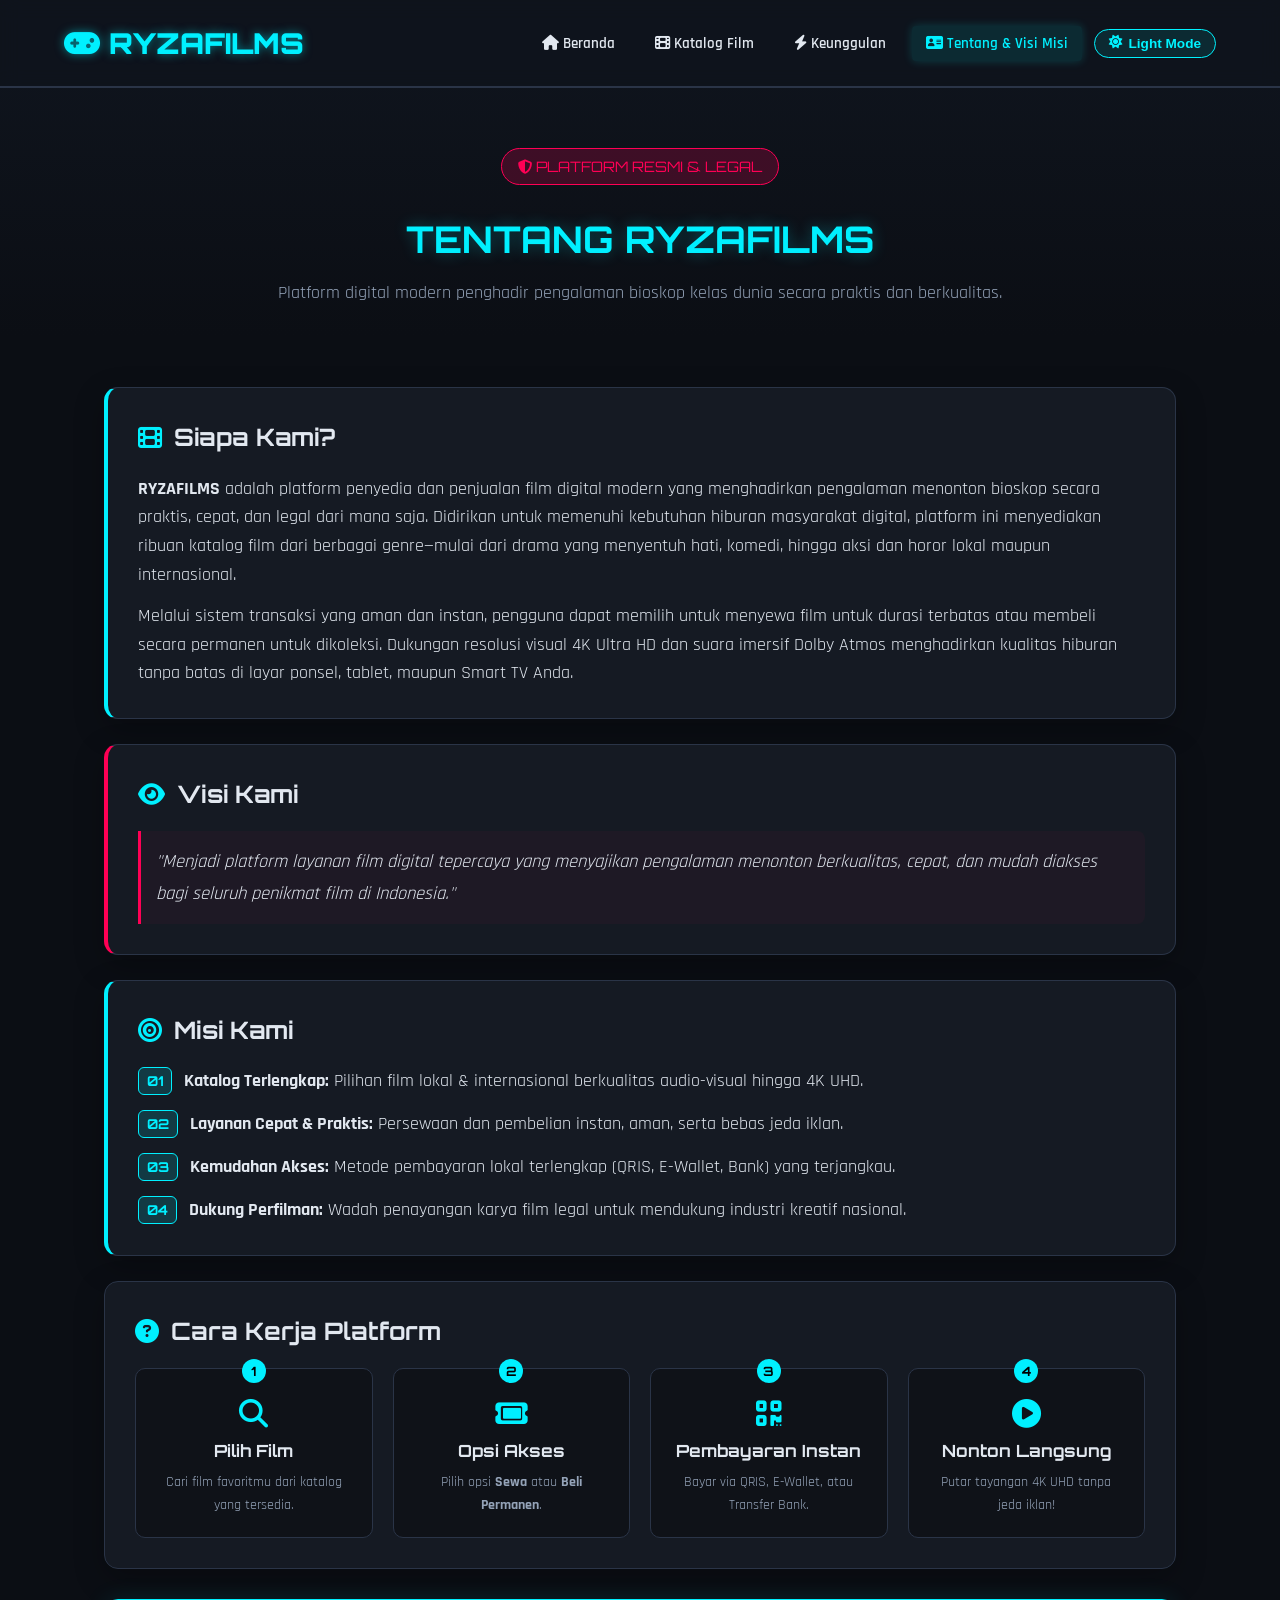
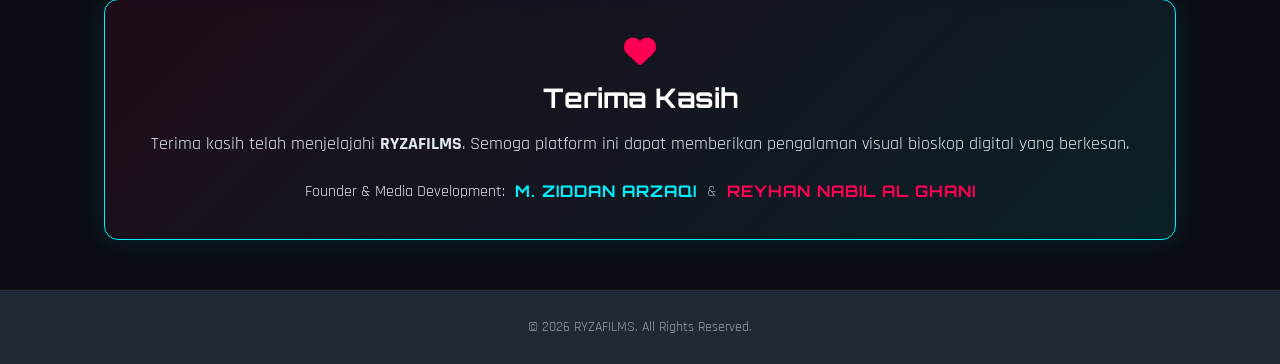
<file: about.html>
<!DOCTYPE html>
<html lang="id">
<head>
  <meta charset="UTF-8">
  <meta name="viewport" content="width=device-width, initial-scale=1.0">
  <title>Tentang Kami - RYZAFILMS</title>
  <!-- Google Fonts -->
  <link rel="preconnect" href="https://fonts.googleapis.com">
  <link rel="preconnect" href="https://fonts.gstatic.com" crossorigin>
  <link href="https://fonts.googleapis.com/css2?family=Orbitron:wght@500;700;900&family=Rajdhani:wght@500;600;700&display=swap" rel="stylesheet">
  <!-- FontAwesome Icons -->
  <link rel="stylesheet" href="https://cdnjs.cloudflare.com/ajax/libs/font-awesome/6.4.0/css/all.min.css">
  <link rel="stylesheet" href="style.css">
</head>
<body>

  <!-- Navigation -->
  <nav class="navbar">
    <div class="logo"><i class="fa-solid fa-gamepad"></i> RYZAFILMS</div>
    <ul class="nav-links">
      <li><a href="index.html"><i class="fa-solid fa-house"></i> Beranda</a></li>
      <li><a href="index.html#katalog"><i class="fa-solid fa-film"></i> Katalog Film</a></li>
      <li><a href="index.html#keunggulan"><i class="fa-solid fa-bolt"></i> Keunggulan</a></li>
      <li><a href="about.html" class="active"><i class="fa-solid fa-address-card"></i> Tentang & Visi Misi</a></li>
      
      <!-- Tombol Switcher Mode -->
      <li>
        <button id="themeToggle" class="theme-toggle-btn">
            <i class="fa-solid fa-sun" id="themeIcon"></i>
            <span id="themeText">Light Mode</span>
        </button>
      </li>
    </ul>
  </nav>

  <!-- Page Banner -->
  <header class="page-header">
    <span class="badge"><i class="fa-solid fa-shield-halved"></i> PLATFORM RESMI &amp; LEGAL</span>
    <h1>TENTANG RYZAFILMS</h1>
    <p>Platform digital modern penghadir pengalaman bioskop kelas dunia secara praktis dan berkualitas.</p>
  </header>

  <!-- Content Section -->
  <main class="container">
    
    <!-- Profile Card -->
    <section class="about-card highlight-cyan">
      <div class="card-header">
        <i class="fa-solid fa-film card-icon"></i>
        <h2>Siapa Kami?</h2>
      </div>
      <p>
        <strong>RYZAFILMS</strong> adalah platform penyedia dan penjualan film digital modern yang menghadirkan pengalaman menonton bioskop secara praktis, cepat, dan legal dari mana saja. Didirikan untuk memenuhi kebutuhan hiburan masyarakat digital, platform ini menyediakan ribuan katalog film dari berbagai genre—mulai dari drama yang menyentuh hati, komedi, hingga aksi dan horor lokal maupun internasional.
      </p>
      <p style="margin-top: 12px;">
        Melalui sistem transaksi yang aman dan instan, pengguna dapat memilih untuk menyewa film untuk durasi terbatas atau membeli secara permanen untuk dikoleksi. Dukungan resolusi visual 4K Ultra HD dan suara imersif Dolby Atmos menghadirkan kualitas hiburan tanpa batas di layar ponsel, tablet, maupun Smart TV Anda.
      </p>
    </section>

    <!-- Visi & Misi -->
    <div class="grid-2">
      <section class="about-card highlight-magenta">
        <div class="card-header">
          <i class="fa-solid fa-eye card-icon"></i>
          <h2>Visi Kami</h2>
        </div>
        <blockquote class="vision-quote">
          "Menjadi platform layanan film digital tepercaya yang menyajikan pengalaman menonton berkualitas, cepat, dan mudah diakses bagi seluruh penikmat film di Indonesia."
        </blockquote>
      </section>

      <section class="about-card highlight-cyan">
        <div class="card-header">
          <i class="fa-solid fa-bullseye card-icon"></i>
          <h2>Misi Kami</h2>
        </div>
        <ul class="misi-list">
          <li>
            <span class="misi-num">01</span>
            <div><strong>Katalog Terlengkap:</strong> Pilihan film lokal &amp; internasional berkualitas audio-visual hingga 4K UHD.</div>
          </li>
          <li>
            <span class="misi-num">02</span>
            <div><strong>Layanan Cepat &amp; Praktis:</strong> Persewaan dan pembelian instan, aman, serta bebas jeda iklan.</div>
          </li>
          <li>
            <span class="misi-num">03</span>
            <div><strong>Kemudahan Akses:</strong> Metode pembayaran lokal terlengkap (QRIS, E-Wallet, Bank) yang terjangkau.</div>
          </li>
          <li>
            <span class="misi-num">04</span>
            <div><strong>Dukung Perfilman:</strong> Wadah penayangan karya film legal untuk mendukung industri kreatif nasional.</div>
          </li>
        </ul>
      </section>
    </div>

    <!-- Help Center / Cara Kerja -->
    <section class="about-card margin-top">
      <div class="card-header">
        <i class="fa-solid fa-circle-question card-icon"></i>
        <h2>Cara Kerja Platform</h2>
      </div>
      <div class="steps-grid">
        <div class="step-card">
          <div class="step-badge">1</div>
          <i class="fa-solid fa-magnifying-glass step-icon"></i>
          <h4>Pilih Film</h4>
          <p>Cari film favoritmu dari katalog yang tersedia.</p>
        </div>
        <div class="step-card">
          <div class="step-badge">2</div>
          <i class="fa-solid fa-ticket step-icon"></i>
          <h4>Opsi Akses</h4>
          <p>Pilih opsi <strong>Sewa</strong> atau <strong>Beli Permanen</strong>.</p>
        </div>
        <div class="step-card">
          <div class="step-badge">3</div>
          <i class="fa-solid fa-qrcode step-icon"></i>
          <h4>Pembayaran Instan</h4>
          <p>Bayar via QRIS, E-Wallet, atau Transfer Bank.</p>
        </div>
        <div class="step-card">
          <div class="step-badge">4</div>
          <i class="fa-solid fa-circle-play step-icon"></i>
          <h4>Nonton Langsung</h4>
          <p>Putar tayangan 4K UHD tanpa jeda iklan!</p>
        </div>
      </div>
    </section>

    <!-- Founders & Ucapan Terima Kasih -->
    <section class="thanks-box">
      <i class="fa-solid fa-heart thanks-heart"></i>
      <h2>Terima Kasih</h2>
      <p>
        Terima kasih telah menjelajahi <strong>RYZAFILMS</strong>. Semoga platform ini dapat memberikan pengalaman visual bioskop digital yang berkesan.
      </p>
      <div class="team-credits">
        <span>Founder &amp; Media Development:</span>
        <strong class="neon-cyan">M. ZIDDAN ARZAQI</strong>
        <span class="credit-divider">&amp;</span>
        <strong class="neon-magenta">REYHAN NABIL AL GHANI</strong>
      </div>
    </section>

  </main>

  <footer>
    <p>&copy; 2026 RYZAFILMS. All Rights Reserved.</p>
  </footer>

  <script src="main.js"></script>
</body>
</html>
</file>
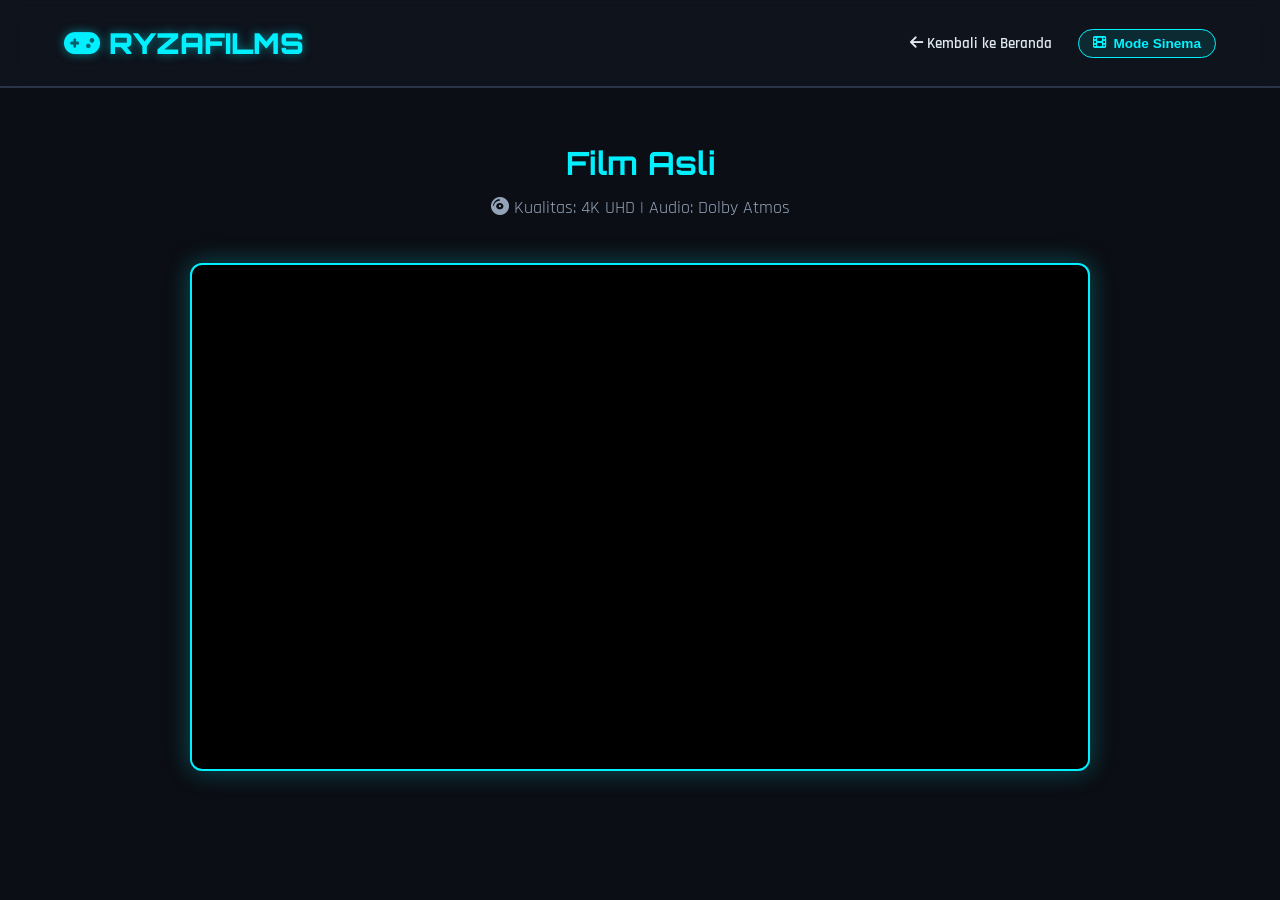
<file: watch.html>
<!DOCTYPE html>
<html lang="id">
<head>
  <meta charset="UTF-8">
  <meta name="viewport" content="width=device-width, initial-scale=1.0">
  <title>Nonton Film - RYZAFILMS</title>
  <link rel="preconnect" href="https://fonts.googleapis.com">
  <link rel="preconnect" href="https://fonts.gstatic.com" crossorigin>
  <link href="https://fonts.googleapis.com/css2?family=Orbitron:wght@500;700;900&family=Rajdhani:wght@500;600;700&display=swap" rel="stylesheet">
  <link rel="stylesheet" href="https://cdnjs.cloudflare.com/ajax/libs/font-awesome/6.4.0/css/all.min.css">
  <link rel="stylesheet" href="style.css">
</head>
<body id="watchBody">

  <!-- Navigation -->
  <nav class="navbar" id="watchNavbar">
    <div class="logo"><i class="fa-solid fa-gamepad"></i> RYZAFILMS</div>
    <ul class="nav-links">
      <li><a href="index.html"><i class="fa-solid fa-arrow-left"></i> Kembali ke Beranda</a></li>
      <li>
        <button class="theme-toggle-btn" onclick="toggleCinemaMode()">
          <i class="fa-solid fa-film" id="cinemaIcon"></i> <span id="cinemaText">Mode Sinema</span>
        </button>
      </li>
    </ul>
  </nav>

  <section class="container" style="text-align: center;">
    <h2 class="section-title" id="playerTitle">Memuat Film...</h2>
    <p class="section-subtitle"><i class="fa-solid fa-compact-disc"></i> Kualitas: <span id="playerQuality" class="neon-text">4K UHD</span> | Audio: Dolby Atmos</p>

    <!-- Area Pemutar Video -->
    <div class="video-wrapper" id="videoWrapper" style="max-width: 900px; margin: 20px auto; background: #000; border: 2px solid var(--primary); border-radius: 12px; overflow: hidden; box-shadow: 0 0 25px rgba(0, 240, 255, 0.3); transition: 0.4s;">
      <div id="videoContainer" style="position: relative; padding-bottom: 56.25%; height: 0;">
        <!-- Element Video akan diisi secara otomatis oleh JavaScript -->
      </div>
    </div>
  </section>

  <script>
    // Ambil parameter nama film dari URL
    const urlParams = new URLSearchParams(window.location.search);
    const movieName = urlParams.get('title') || 'Film Asli';
    document.getElementById('playerTitle').innerText = movieName;

    const videoContainer = document.getElementById('videoContainer');

    // DAFTAR TRAILER FILM YOUTUBE YANG AMAN DI-EMBED
    const moviesData = {
      "Danur: The Last Chapter": "https://www.youtube.com/embed/5PS_w8gVvvQ",
      "Seporsi Mie Ayam": "https://www.youtube.com/embed/5PS_w8gVvvQ",
      "Spider-Man: Brand New Day": "https://www.youtube.com/embed/JfVOs4VSpmA",
      "Bapak Paling Jujur": "https://www.youtube.com/embed/LKxD8HFbqEQ"
    };

    const videoUrl = moviesData[movieName] || "https://www.youtube.com/embed/JfVOs4VSpmA";

    // Tampilkan pemutar iframe YouTube
    videoContainer.innerHTML = `
      <iframe src="${videoUrl}?autoplay=1" 
              title="${movieName}" 
              style="position: absolute; top:0; left:0; width:100%; height:100%; border:0;" 
              allow="accelerometer; autoplay; clipboard-write; encrypted-media; gyroscope; picture-in-picture" 
              allowfullscreen>
      </iframe>`;

    // Fitur Mode Sinema (Cinematic Focus Mode)
    function toggleCinemaMode() {
      const body = document.getElementById('watchBody');
      const navbar = document.getElementById('watchNavbar');
      const wrapper = document.getElementById('videoWrapper');
      const cinemaText = document.getElementById('cinemaText');
      
      body.classList.toggle('cinema-active');
      navbar.classList.toggle('cinema-hide');

      if (body.classList.contains('cinema-active')) {
        cinemaText.innerText = 'Matikan Sinema';
        wrapper.style.maxWidth = '1100px';
        wrapper.style.borderColor = '#ff0055';
        wrapper.style.boxShadow = '0 0 50px rgba(255, 0, 85, 0.5)';
      } else {
        cinemaText.innerText = 'Mode Sinema';
        wrapper.style.maxWidth = '900px';
        wrapper.style.borderColor = 'var(--primary)';
        wrapper.style.boxShadow = '0 0 25px rgba(0, 240, 255, 0.3)';
      }
    }
  </script>
</body>
</html>
</file>
<file: style.css>
/* --- RESET & VARIABLES --- */
* {
  margin: 0;
  padding: 0;
  box-sizing: border-box;
}

:root {
  --bg-color: #0b0e14;
  --card-bg: #151a23;
  --primary: #00f0ff; /* Neon Cyan */
  --secondary: #ff0055; /* Neon Magenta */
  --text-main: #e2e8f0;
  --text-muted: #94a3b8;
  --border-color: #2a3447;
  --font-heading: 'Orbitron', sans-serif;
  --font-body: 'Rajdhani', sans-serif;
}

body {
  background-color: var(--bg-color);
  color: var(--text-main);
  font-family: var(--font-body);
  font-size: 18px;
  line-height: 1.6;
  background-attachment: fixed;
  transition: background-color 0.3s ease, color 0.3s ease;
}

/* --- NAVBAR --- */
.navbar {
  display: flex;
  justify-content: space-between;
  align-items: center;
  padding: 20px 5%;
  background: rgba(15, 20, 29, 0.9);
  backdrop-filter: blur(10px);
  border-bottom: 2px solid var(--border-color);
  position: sticky;
  top: 0;
  z-index: 100;
  transition: transform 0.3s ease;
}

.logo {
  font-family: var(--font-heading);
  font-size: 1.8rem;
  font-weight: 900;
  color: var(--primary);
  text-shadow: 0 0 10px rgba(0, 240, 255, 0.5);
}

.nav-links {
  display: flex;
  list-style: none;
  align-items: center;
  gap: 12px;
}

.nav-links a {
  color: var(--text-main);
  text-decoration: none;
  font-weight: 600;
  transition: all 0.3s ease;
  padding: 8px 14px;
  border-radius: 4px;
  font-size: 0.95rem;
}

.nav-links a:hover, .nav-links a.active {
  color: var(--primary);
  background: rgba(0, 240, 255, 0.1);
  box-shadow: 0 0 10px rgba(0, 240, 255, 0.2);
}

/* Tombol Toggle Mode di Navigasi */
.theme-toggle-btn {
    background: rgba(0, 243, 255, 0.1);
    border: 1px solid #00f3ff;
    color: #00f3ff;
    padding: 6px 14px;
    border-radius: 20px;
    cursor: pointer;
    font-size: 0.85rem;
    font-weight: 600;
    display: inline-flex;
    align-items: center;
    gap: 6px;
    transition: all 0.3s ease;
}

.theme-toggle-btn:hover {
    background: #00f3ff;
    color: #000;
    box-shadow: 0 0 10px rgba(0, 243, 255, 0.4);
}

/* --- HERO BANNER (DENGAN BACKGROUND JELAS & AMAN) --- */
.hero {
  padding: 110px 5% 90px;
  text-align: center;
  position: relative;
  overflow: hidden;
  background: 
    linear-gradient(180deg, rgba(11, 14, 20, 0.65) 0%, rgba(11, 14, 20, 0.85) 100%),
    url('https://images.unsplash.com/photo-1489599849927-2ee91cede3ba?auto=format&fit=crop&w=1920&q=80') center/cover no-repeat;
}

.hero::before {
  content: '';
  position: absolute;
  top: 50%;
  left: 50%;
  transform: translate(-50%, -50%);
  width: 500px;
  height: 250px;
  background: radial-gradient(circle, rgba(0, 240, 255, 0.18) 0%, rgba(255, 0, 85, 0.1) 60%, transparent 80%);
  pointer-events: none;
  filter: blur(50px);
  z-index: 1;
}

.hero-content {
  max-width: 900px;
  margin: 0 auto;
  position: relative;
  z-index: 2;
}

.badge {
  display: inline-block;
  background: rgba(255, 0, 85, 0.2);
  color: var(--secondary);
  border: 1px solid var(--secondary);
  padding: 6px 16px;
  font-size: 0.9rem;
  font-family: var(--font-heading);
  border-radius: 20px;
  margin-bottom: 15px;
}

.hero h1 {
  font-family: var(--font-heading);
  font-size: 2.5rem;
  color: #fff;
  margin-bottom: 20px;
  text-shadow: 0 0 20px rgba(0, 0, 0, 0.8);
}

.hero p {
  font-size: 1.2rem;
  color: #e2e8f0;
  margin-bottom: 30px;
}

.hero-btns {
  display: flex;
  justify-content: center;
  gap: 15px;
}

/* --- BUTTONS --- */
.btn {
  display: inline-block;
  padding: 12px 28px;
  font-family: var(--font-heading);
  font-weight: 700;
  text-decoration: none;
  border-radius: 4px;
  cursor: pointer;
  transition: all 0.3s ease;
  border: none;
}

.btn-primary {
  background: var(--primary);
  color: #000;
  box-shadow: 0 0 15px rgba(0, 240, 255, 0.4);
}

.btn-primary:hover {
  background: #fff;
  box-shadow: 0 0 25px rgba(255, 255, 255, 0.8);
}

.btn-secondary {
  background: transparent;
  color: var(--text-main);
  border: 1px solid var(--border-color);
}

.btn-secondary:hover {
  border-color: var(--primary);
  color: var(--primary);
}

/* --- SEARCH & FILTER CONTROLS --- */
.filter-controls {
  display: flex;
  flex-wrap: wrap;
  justify-content: space-between;
  align-items: center;
  gap: 15px;
  margin-bottom: 30px;
}

.search-box {
  position: relative;
  flex: 1;
  min-width: 250px;
}

.search-box input {
  width: 100%;
  padding: 12px 18px 12px 45px;
  background: var(--card-bg);
  border: 1px solid var(--border-color);
  border-radius: 25px;
  color: var(--text-main);
  font-family: var(--font-body);
  font-size: 1rem;
  outline: none;
  transition: all 0.3s ease;
}

.search-box input:focus {
  border-color: var(--primary);
  box-shadow: 0 0 15px rgba(0, 240, 255, 0.2);
}

.search-icon {
  position: absolute;
  left: 18px;
  top: 50%;
  transform: translateY(-50%);
  color: var(--text-muted);
}

.genre-buttons {
  display: flex;
  gap: 8px;
  flex-wrap: wrap;
}

.genre-btn {
  background: var(--card-bg);
  border: 1px solid var(--border-color);
  color: var(--text-muted);
  padding: 8px 16px;
  border-radius: 20px;
  cursor: pointer;
  font-family: var(--font-heading);
  font-size: 0.85rem;
  transition: all 0.3s ease;
}

.genre-btn:hover, .genre-btn.active {
  background: var(--primary);
  color: #000;
  border-color: var(--primary);
  box-shadow: 0 0 10px rgba(0, 240, 255, 0.4);
}

.no-results {
  text-align: center;
  padding: 40px;
  color: var(--text-muted);
  font-size: 1.2rem;
}

.no-results i {
  font-size: 3rem;
  margin-bottom: 15px;
  color: var(--secondary);
}

/* --- LAYOUT CONTAINER & GRID KATALOG --- */
.container {
  padding: 50px 5%;
  max-width: 1200px;
  margin: 0 auto;
}

.section-title {
  font-family: var(--font-heading);
  font-size: 2rem;
  color: var(--primary);
  margin-bottom: 5px;
}

.section-subtitle {
  color: var(--text-muted);
  margin-bottom: 40px;
}

.movie-grid {
  display: grid;
  grid-template-columns: repeat(auto-fit, minmax(260px, 1fr));
  gap: 25px;
  justify-content: center;
}

.movie-card {
  background: var(--card-bg);
  border: 1px solid var(--border-color);
  border-radius: 12px;
  overflow: hidden;
  width: 100%;
  max-width: 300px;
  margin: 0 auto;
  transition: transform 0.3s ease, border-color 0.3s ease, box-shadow 0.3s ease;
}

.movie-card:hover {
  transform: translateY(-5px);
  border-color: var(--primary);
  box-shadow: 0 5px 20px rgba(0, 240, 255, 0.15);
}

.movie-poster {
  position: relative;
  width: 100%;
  height: 380px;
  overflow: hidden;
  background: #000;
}

.movie-poster img {
  width: 100%;
  height: 100%;
  object-fit: cover;
  display: block;
}

.tag-resolution {
  position: absolute;
  top: 10px;
  right: 10px;
  background: rgba(0, 0, 0, 0.8);
  color: var(--primary);
  border: 1px solid var(--primary);
  padding: 2px 8px;
  font-family: var(--font-heading);
  font-size: 0.75rem;
  border-radius: 4px;
}

/* Tombol Watchlist di Poster */
.watchlist-btn {
  position: absolute;
  top: 10px;
  left: 10px;
  background: rgba(0, 0, 0, 0.7);
  border: 1px solid var(--border-color);
  color: var(--text-muted);
  width: 35px;
  height: 35px;
  border-radius: 50%;
  cursor: pointer;
  display: flex;
  align-items: center;
  justify-content: center;
  font-size: 1rem;
  transition: 0.3s;
}

.watchlist-btn:hover, .watchlist-btn.active {
  background: var(--secondary);
  color: #fff;
  border-color: var(--secondary);
}

.movie-details {
  padding: 20px;
}

.movie-details h3 {
  font-family: var(--font-heading);
  font-size: 1.1rem;
  margin-bottom: 8px;
}

.rating-container {
  display: flex;
  align-items: center;
  gap: 6px;
  margin-bottom: 10px;
  cursor: pointer;
}

.stars {
  color: #ffc107;
  font-size: 0.8rem;
}

.rating-value {
  color: var(--primary);
  font-weight: 700;
  font-size: 0.85rem;
}

.review-count {
  color: var(--text-muted);
  font-size: 0.75rem;
}

.specs {
  display: flex;
  gap: 15px;
  font-size: 0.85rem;
  color: var(--text-muted);
  margin-bottom: 15px;
}

.price-container {
  background: rgba(0, 0, 0, 0.3);
  padding: 10px;
  border-radius: 6px;
  margin-bottom: 15px;
}

.price-box {
  display: flex;
  justify-content: space-between;
  font-size: 0.95rem;
}

.price-box.highlight {
  color: var(--primary);
  font-weight: 700;
}

.card-actions {
  display: grid;
  grid-template-columns: 1fr 1fr 1fr;
  gap: 6px;
}

.btn-card {
  padding: 8px 4px;
  border: none;
  font-family: var(--font-heading);
  font-size: 0.75rem;
  cursor: pointer;
  border-radius: 4px;
  transition: opacity 0.2s ease;
}

.btn-trailer {
  background: var(--border-color);
  color: #fff;
}

.btn-rent {
  background: #334155;
  color: #fff;
}

.btn-buy {
  background: var(--secondary);
  color: #fff;
}

.btn-card:hover { opacity: 0.85; }

/* --- FEATURES GRID --- */
.features-grid {
  display: grid;
  grid-template-columns: repeat(auto-fit, minmax(220px, 1fr));
  gap: 20px;
  margin-top: 20px;
}

.feature-card {
  background: var(--card-bg);
  border: 1px solid var(--border-color);
  padding: 25px;
  border-radius: 8px;
  text-align: center;
}

.feature-card i {
  font-size: 2.5rem;
  color: var(--primary);
  margin-bottom: 15px;
}

.feature-card h3 {
  font-family: var(--font-heading);
  margin-bottom: 10px;
}

.feature-card p {
  color: var(--text-muted);
  font-size: 0.95rem;
}

/* --- MODALS & LIBRARY LIST --- */
.modal, .review-modal {
  display: none;
  position: fixed;
  top: 0;
  left: 0;
  width: 100%;
  height: 100%;
  background: rgba(0, 0, 0, 0.85);
  backdrop-filter: blur(5px);
  z-index: 1000;
  align-items: center;
  justify-content: center;
}

.modal-content, .review-modal-content {
  background: var(--card-bg);
  border: 1px solid var(--primary);
  width: 90%;
  max-width: 480px;
  padding: 30px;
  border-radius: 12px;
  position: relative;
  box-shadow: 0 0 30px rgba(0, 240, 255, 0.3);
  max-height: 80vh;
  overflow-y: auto;
}

.close-btn, .close-modal {
  position: absolute;
  top: 15px;
  right: 20px;
  font-size: 1.5rem;
  cursor: pointer;
  color: var(--text-muted);
}

.close-btn:hover, .close-modal:hover { color: #fff; }

.checkout-summary {
  background: rgba(0, 0, 0, 0.4);
  padding: 15px;
  border-radius: 6px;
  margin: 15px 0;
}

.payment-options {
  display: flex;
  flex-direction: column;
  gap: 10px;
  margin: 15px 0 25px;
}

.payment-item {
  display: flex;
  align-items: center;
  gap: 10px;
  background: rgba(255, 255, 255, 0.05);
  padding: 10px 15px;
  border-radius: 4px;
  cursor: pointer;
}

.interactive-stars {
  font-size: 1.8rem;
  color: #ffc107;
  margin: 1rem 0;
  cursor: pointer;
}

.review-modal-content textarea {
  width: 100%;
  height: 80px;
  background: rgba(255, 255, 255, 0.05);
  border: 1px solid var(--border-color);
  border-radius: 8px;
  color: var(--text-main);
  padding: 0.5rem;
  resize: none;
  margin-bottom: 1rem;
}

.btn-submit-review, .btn-full {
  background: var(--primary);
  color: #000;
  border: none;
  padding: 0.8rem;
  font-weight: 700;
  border-radius: 6px;
  cursor: pointer;
  width: 100%;
  transition: 0.3s;
}

.btn-submit-review:hover, .btn-full:hover { opacity: 0.85; }

/* Library & Watchlist Card Items */
.library-list {
  display: flex;
  flex-direction: column;
  gap: 12px;
  margin-top: 15px;
}

.library-item {
  display: flex;
  align-items: center;
  gap: 15px;
  background: rgba(0, 0, 0, 0.3);
  padding: 10px;
  border-radius: 8px;
  border: 1px solid var(--border-color);
}

.library-item img {
  width: 50px;
  height: 70px;
  object-fit: cover;
  border-radius: 4px;
}

.library-info h4 {
  font-family: var(--font-heading);
  font-size: 0.95rem;
  margin-bottom: 4px;
}

.library-info p {
  font-size: 0.8rem;
  color: var(--text-muted);
}

.btn-play-lib {
  margin-left: auto;
  background: var(--primary);
  color: #000;
  border: none;
  padding: 6px 12px;
  border-radius: 4px;
  font-family: var(--font-heading);
  font-size: 0.75rem;
  cursor: pointer;
  font-weight: bold;
}

/* --- TOAST NOTIFICATION --- */
.toast-container {
  position: fixed;
  bottom: 25px;
  right: 25px;
  z-index: 9999;
  display: flex;
  flex-direction: column;
  gap: 10px;
}

.toast {
  background: var(--card-bg);
  border: 1px solid var(--primary);
  color: var(--text-main);
  padding: 15px 20px;
  border-radius: 8px;
  box-shadow: 0 5px 25px rgba(0, 240, 255, 0.3);
  display: flex;
  align-items: center;
  gap: 12px;
  font-size: 0.95rem;
  min-width: 280px;
  animation: slideInRight 0.3s ease, fadeOut 0.3s ease 2.7s forwards;
}

.toast i { font-size: 1.2rem; color: var(--primary); }
.toast.success { border-color: #10b981; box-shadow: 0 5px 25px rgba(16, 185, 129, 0.3); }
.toast.success i { color: #10b981; }

@keyframes slideInRight {
  from { transform: translateX(100%); opacity: 0; }
  to { transform: translateX(0); opacity: 1; }
}

@keyframes fadeOut {
  to { opacity: 0; transform: translateY(10px); }
}

/* --- LIGHT MODE STYLING --- */
body.light-mode {
  --bg-color: #f1f5f9;
  --card-bg: #ffffff;
  --text-main: #0f172a;
  --text-muted: #475569;
  --border-color: #cbd5e1;
}

body.light-mode .navbar { background: rgba(255, 255, 255, 0.95); }
body.light-mode .logo { color: #0f172a; text-shadow: none; }
body.light-mode .hero h1 { color: #0f172a; }
body.light-mode .hero {
  background: 
    linear-gradient(180deg, rgba(248, 250, 252, 0.85) 0%, rgba(248, 250, 252, 0.95) 100%),
    url('https://images.unsplash.com/photo-1489599849927-2ee91cede3ba?auto=format&fit=crop&w=1920&q=80') center/cover no-repeat;
}
body.light-mode .theme-toggle-btn {
  background: rgba(15, 23, 42, 0.05);
  border: 1px solid #0f172a;
  color: #0f172a;
}
body.light-mode .price-container, body.light-mode .library-item { background: #f8fafc; }
body.light-mode .search-box input, body.light-mode .genre-btn { background: #ffffff; border-color: #cbd5e1; }

/* --- MODE SINEMA (CINEMATIC FOCUS) --- */
body.cinema-active {
  background-color: #000000 !important;
}
body.cinema-active .navbar.cinema-hide {
  transform: translateY(-100%);
}
body.cinema-active section, body.cinema-active footer {
  opacity: 0.15;
  transition: opacity 0.4s ease;
}
body.cinema-active .container:has(#videoWrapper) {
  opacity: 1 !important;
}

/* --- ABOUT PAGE STYLES --- */
.page-header {
  text-align: center;
  padding: 60px 5% 30px;
  background: linear-gradient(180deg, rgba(15, 20, 29, 0.9) 0%, var(--bg-color) 100%);
}

.page-header h1 {
  font-family: var(--font-heading);
  font-size: 2.3rem;
  color: var(--primary);
  margin: 10px 0;
  text-shadow: 0 0 15px rgba(0, 240, 255, 0.3);
}

.page-header p {
  color: var(--text-muted);
  font-size: 1.1rem;
}

.about-card {
  background: var(--card-bg);
  border: 1px solid var(--border-color);
  border-radius: 14px;
  padding: 30px;
  margin-bottom: 25px;
  box-shadow: 0 10px 30px rgba(0, 0, 0, 0.25);
  transition: transform 0.3s ease, border-color 0.3s ease;
}

.about-card:hover {
  transform: translateY(-3px);
}

.about-card.highlight-cyan {
  border-left: 4px solid var(--primary);
}

.about-card.highlight-magenta {
  border-left: 4px solid var(--secondary);
}

.card-header {
  display: flex;
  align-items: center;
  gap: 12px;
  margin-bottom: 18px;
}

.card-icon {
  font-size: 1.5rem;
  color: var(--primary);
}

.card-header h2 {
  font-family: var(--font-heading);
  font-size: 1.5rem;
  color: var(--text-main);
}

.vision-quote {
  font-style: italic;
  font-size: 1.15rem;
  line-height: 1.7;
  border-left: 3px solid var(--secondary);
  padding: 15px;
  border-radius: 0 8px 8px 0;
  background: rgba(255, 0, 85, 0.04);
  color: var(--text-main);
}

.misi-list {
  list-style: none;
  display: flex;
  flex-direction: column;
  gap: 14px;
}

.misi-list li {
  display: flex;
  align-items: flex-start;
  gap: 12px;
}

.misi-num {
  font-family: var(--font-heading);
  background: rgba(0, 240, 255, 0.15);
  color: var(--primary);
  border: 1px solid var(--primary);
  padding: 2px 8px;
  border-radius: 6px;
  font-size: 0.85rem;
  font-weight: 700;
}

.steps-grid {
  display: grid;
  grid-template-columns: repeat(auto-fit, minmax(200px, 1fr));
  gap: 20px;
  margin-top: 15px;
}

.step-card {
  background: rgba(0, 0, 0, 0.3);
  border: 1px solid var(--border-color);
  border-radius: 10px;
  padding: 20px;
  text-align: center;
  position: relative;
  transition: all 0.3s ease;
}

.step-card:hover {
  border-color: var(--primary);
  box-shadow: 0 0 15px rgba(0, 240, 255, 0.15);
}

.step-badge {
  position: absolute;
  top: -10px;
  left: 50%;
  transform: translateX(-50%);
  background: var(--primary);
  color: #000;
  font-family: var(--font-heading);
  font-weight: bold;
  width: 24px;
  height: 24px;
  border-radius: 50%;
  font-size: 0.8rem;
  display: flex;
  align-items: center;
  justify-content: center;
}

.step-icon {
  font-size: 1.8rem;
  color: var(--primary);
  margin: 10px 0;
}

.step-card h4 {
  font-family: var(--font-heading);
  margin-bottom: 6px;
  font-size: 1.05rem;
}

.step-card p {
  font-size: 0.9rem;
  color: var(--text-muted);
}

.thanks-box {
  background: linear-gradient(135deg, rgba(255, 0, 85, 0.08) 0%, rgba(0, 240, 255, 0.08) 100%);
  border: 1px solid var(--primary);
  border-radius: 14px;
  padding: 35px 25px;
  text-align: center;
  margin-top: 30px;
  box-shadow: 0 0 25px rgba(0, 240, 255, 0.1);
}

.thanks-heart {
  font-size: 2rem;
  color: var(--secondary);
  margin-bottom: 10px;
}

.thanks-box h2 {
  font-family: var(--font-heading);
  color: #fff;
  margin-bottom: 10px;
}

.team-credits {
  margin-top: 20px;
  display: flex;
  justify-content: center;
  align-items: center;
  gap: 10px;
  flex-wrap: wrap;
  font-size: 1rem;
}

.neon-cyan {
  color: var(--primary);
  font-family: var(--font-heading);
  letter-spacing: 1px;
}

.neon-magenta {
  color: var(--secondary);
  font-family: var(--font-heading);
  letter-spacing: 1px;
}

.credit-divider {
  color: var(--text-muted);
}

/* Adjustment untuk Light Mode pada Halaman About */
body.light-mode .about-card {
  background: #ffffff !important;
  border-color: #cbd5e1 !important;
  box-shadow: 0 4px 20px rgba(0, 0, 0, 0.06);
}

body.light-mode .step-card {
  background: #f8fafc !important;
  border-color: #cbd5e1;
}

body.light-mode .page-header {
  background: #e2e8f0;
}

body.light-mode .page-header h1,
body.light-mode .card-header h2,
body.light-mode .thanks-box h2 {
  color: #0f172a;
}

/* --- FOOTER --- */
footer {
  text-align: center;
  padding: 25px;
  background: #222936;
  border-top: 1px solid var(--border-color);
  color: var(--text-muted);
  font-size: 0.9rem;
}

body.light-mode footer { background: #e2e8f0; }

/* --- RESPONSIVE --- */
@media (max-width: 768px) {
  .navbar { flex-direction: column; gap: 15px; }
  .hero h1 { font-size: 1.8rem; }
  .hero-btns { flex-direction: column; }
}.music-player-widget {
    position: fixed;
    bottom: 20px;
    right: 20px;
    background: rgba(11, 15, 25, 0.85);
    border: 1px solid rgba(0, 243, 255, 0.4);
    backdrop-filter: blur(10px);
    padding: 12px 16px;
    border-radius: 12px;
    box-shadow: 0 0 15px rgba(0, 243, 255, 0.2);
    display: flex;
    flex-direction: column;
    gap: 8px;
    z-index: 1000;
}
</file>
